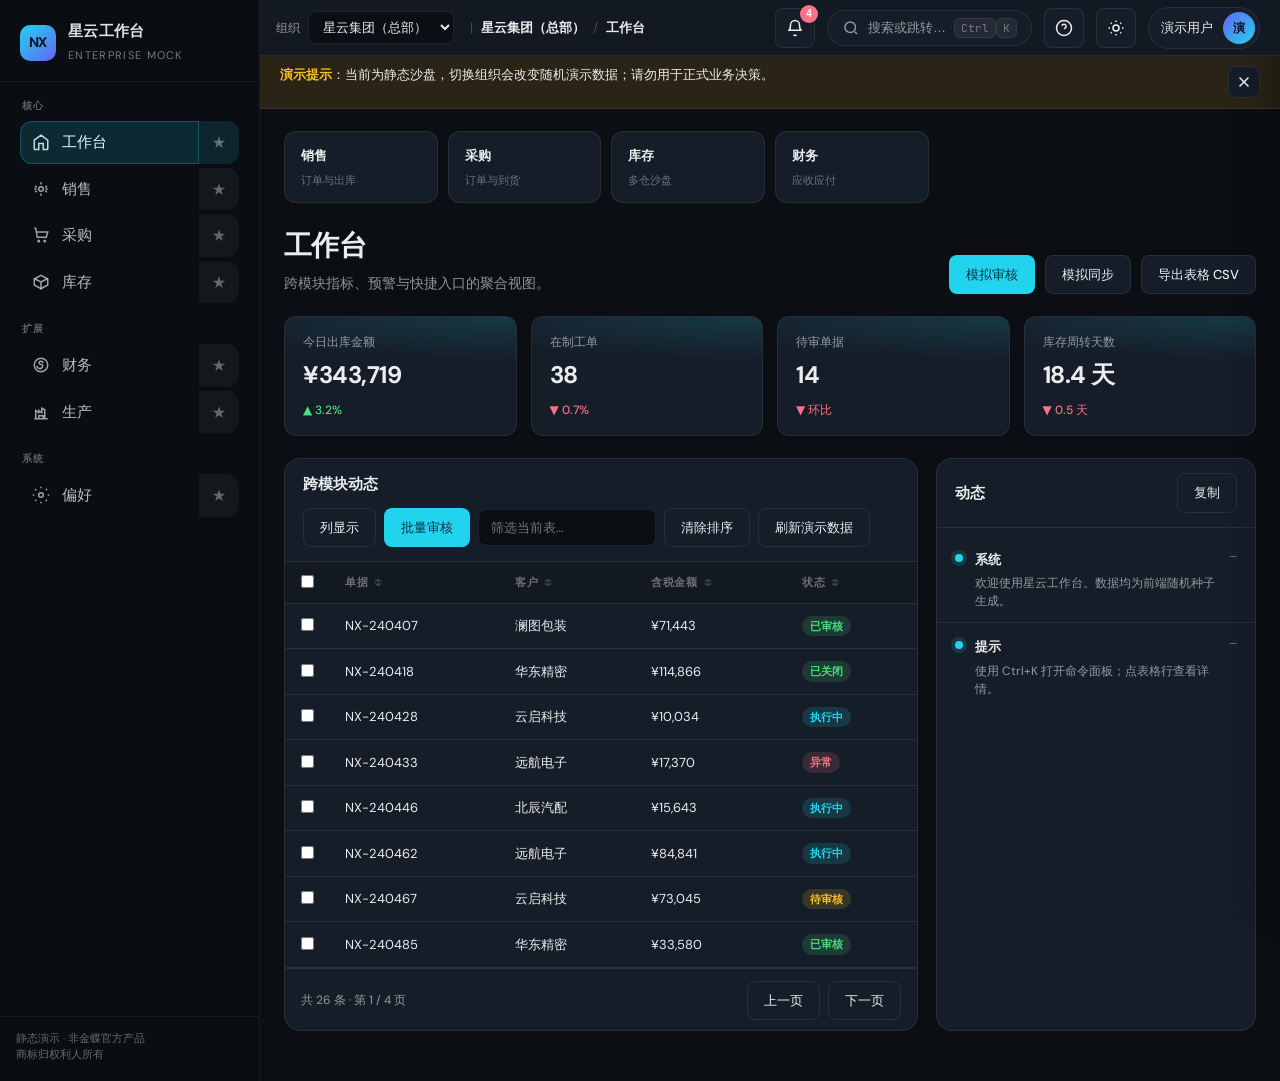
<file: index.html>
<!doctype html>
<html lang="zh-CN">
  <head>
    <meta charset="utf-8" />
    <meta
      name="viewport"
      content="width=device-width, initial-scale=1, viewport-fit=cover, interactive-widget=resizes-content"
    />
    <meta name="description" content="企业管理前端模拟工作台 — 纯静态演示，非官方产品" />
    <title>星云工作台 · 企业管理模拟</title>
    <link rel="preconnect" href="https://fonts.googleapis.com" />
    <link rel="preconnect" href="https://fonts.gstatic.com" crossorigin />
    <link
      href="https://fonts.googleapis.com/css2?family=DM+Sans:ital,opsz,wght@0,9..40,400;0,9..40,500;0,9..40,600;0,9..40,700;1,9..40,400&family=JetBrains+Mono:wght@400;500&display=swap"
      rel="stylesheet"
    />
    <link rel="stylesheet" href="./kingdee-mock.css" />
    <script src="./kingdee-mock.js" defer></script>
  </head>
  <body>
    <a class="skip-link" href="#view-root">跳到主内容</a>
    <div id="app" class="app"></div>
    <div id="overlay-host" class="overlay-host" aria-live="polite"></div>
    <div id="toast-host" class="toast-host" aria-live="polite" aria-relevant="additions"></div>
  </body>
</html>
</file>
<file: kingdee-mock.css>
:root {
  --font-sans: "DM Sans", "PingFang SC", "Microsoft YaHei", system-ui, sans-serif;
  --font-mono: "JetBrains Mono", ui-monospace, monospace;
  --radius-sm: 8px;
  --radius-md: 12px;
  --radius-lg: 16px;
  --shadow-sm: 0 1px 2px rgba(0, 0, 0, 0.35);
  --shadow-md: 0 8px 24px rgba(0, 0, 0, 0.45);
  --sidebar-w: 260px;
  --topbar-h: 56px;
  --ease: cubic-bezier(0.22, 1, 0.36, 1);
  --safe-top: env(safe-area-inset-top, 0px);
  --safe-right: env(safe-area-inset-right, 0px);
  --safe-bottom: env(safe-area-inset-bottom, 0px);
  --safe-left: env(safe-area-inset-left, 0px);
}

[data-theme="dark"] {
  --bg-deep: #0b0f14;
  --bg-elev: #121922;
  --bg-card: #151d28;
  --bg-hover: rgba(255, 255, 255, 0.06);
  --border: rgba(255, 255, 255, 0.08);
  --text: rgba(255, 255, 255, 0.92);
  --muted: rgba(255, 255, 255, 0.55);
  --muted2: rgba(255, 255, 255, 0.38);
  --accent: #22d3ee;
  --accent-dim: rgba(34, 211, 238, 0.15);
  --accent-text: #083344;
  --danger: #fb7185;
  --ok: #4ade80;
  --warn: #fbbf24;
  --sidebar-bg: #0a0e13;
  --sidebar-border: rgba(255, 255, 255, 0.06);
  --glow: 0 0 40px rgba(34, 211, 238, 0.12);
}

[data-theme="light"] {
  --bg-deep: #f1f5f9;
  --bg-elev: #ffffff;
  --bg-card: #ffffff;
  --bg-hover: rgba(15, 23, 42, 0.04);
  --border: rgba(15, 23, 42, 0.1);
  --text: #0f172a;
  --muted: rgba(15, 23, 42, 0.58);
  --muted2: rgba(15, 23, 42, 0.42);
  --accent: #0891b2;
  --accent-dim: rgba(8, 145, 178, 0.12);
  --accent-text: #ffffff;
  --danger: #e11d48;
  --ok: #16a34a;
  --warn: #d97706;
  --sidebar-bg: #0f172a;
  --sidebar-border: rgba(255, 255, 255, 0.08);
  --glow: none;
}

*,
*::before,
*::after {
  box-sizing: border-box;
}

html {
  font-size: 15px;
  -webkit-tap-highlight-color: transparent;
}

body {
  margin: 0;
  min-height: 100vh;
  min-height: 100svh;
  min-height: 100dvh;
  min-height: -webkit-fill-available;
  font-family: var(--font-sans);
  background: var(--bg-deep);
  color: var(--text);
  line-height: 1.5;
  overflow-x: clip;
}

.skip-link {
  position: absolute;
  left: -9999px;
  top: 8px;
  z-index: 10000;
  padding: 8px 14px;
  background: var(--accent);
  color: var(--accent-text);
  border-radius: var(--radius-sm);
  font-weight: 600;
}

.skip-link:focus {
  left: 8px;
}

.app {
  display: flex;
  min-height: 100vh;
  min-height: 100svh;
  min-height: 100dvh;
}

.sidebar {
  width: var(--sidebar-w);
  flex-shrink: 0;
  background: var(--sidebar-bg);
  border-right: 1px solid var(--sidebar-border);
  display: flex;
  flex-direction: column;
  color: rgba(255, 255, 255, 0.88);
  transition: transform 0.28s var(--ease), box-shadow 0.28s var(--ease);
  z-index: 40;
}

.sidebar-brand {
  padding: 20px 20px 16px;
  border-bottom: 1px solid var(--sidebar-border);
}

.sidebar-brand__mark {
  width: 36px;
  height: 36px;
  border-radius: 10px;
  background: linear-gradient(135deg, #22d3ee 0%, #6366f1 100%);
  display: grid;
  place-items: center;
  font-weight: 700;
  font-size: 14px;
  color: #0c1220;
  letter-spacing: -0.02em;
}

.sidebar-brand__row {
  display: flex;
  align-items: center;
  gap: 12px;
}

.sidebar-brand__text strong {
  display: block;
  font-size: 15px;
  letter-spacing: 0.02em;
}

.sidebar-brand__text span {
  font-size: 11px;
  color: rgba(255, 255, 255, 0.45);
  text-transform: uppercase;
  letter-spacing: 0.12em;
}

.sidebar-nav {
  flex: 1;
  overflow-y: auto;
  padding: 12px 10px 20px;
}

.nav-group {
  margin-top: 18px;
}

.nav-group:first-child {
  margin-top: 4px;
}

.nav-group__label {
  font-size: 10px;
  font-weight: 600;
  letter-spacing: 0.14em;
  text-transform: uppercase;
  color: rgba(255, 255, 255, 0.35);
  padding: 0 12px 8px;
}

.nav-item {
  display: flex;
  align-items: center;
  gap: 12px;
  width: 100%;
  border: none;
  background: transparent;
  color: inherit;
  font: inherit;
  text-align: left;
  padding: 10px 12px;
  border-radius: var(--radius-md);
  cursor: pointer;
  transition: background 0.15s ease, color 0.15s ease;
  color: rgba(255, 255, 255, 0.72);
}

.nav-item:hover {
  background: rgba(255, 255, 255, 0.06);
  color: #fff;
}

.nav-item[aria-current="page"] {
  background: rgba(34, 211, 238, 0.14);
  color: #e0fbff;
  box-shadow: inset 0 0 0 1px rgba(34, 211, 238, 0.25);
}

.nav-item svg {
  flex-shrink: 0;
  opacity: 0.85;
}

.nav-item span {
  flex: 1;
}

.nav-item kbd {
  font-family: var(--font-mono);
  font-size: 10px;
  opacity: 0.45;
}

.sidebar-foot {
  padding: 14px 16px 18px;
  border-top: 1px solid var(--sidebar-border);
  font-size: 11px;
  color: rgba(255, 255, 255, 0.38);
  line-height: 1.45;
}

.main {
  flex: 1;
  display: flex;
  flex-direction: column;
  min-width: 0;
  background: var(--bg-deep);
}

.topbar {
  height: var(--topbar-h);
  flex-shrink: 0;
  display: flex;
  align-items: center;
  gap: 12px;
  padding: 0 max(20px, var(--safe-right)) 0 max(16px, var(--safe-left));
  border-bottom: 1px solid var(--border);
  background: var(--bg-elev);
  position: sticky;
  top: 0;
  z-index: 30;
}

.menu-toggle {
  display: none;
  width: 40px;
  height: 40px;
  border-radius: var(--radius-sm);
  border: 1px solid var(--border);
  background: var(--bg-card);
  color: var(--text);
  cursor: pointer;
  align-items: center;
  justify-content: center;
}

.breadcrumb {
  display: flex;
  align-items: center;
  gap: 8px;
  font-size: 13px;
  color: var(--muted);
  min-width: 0;
}

.breadcrumb strong {
  color: var(--text);
  font-weight: 600;
  white-space: nowrap;
  overflow: hidden;
  text-overflow: ellipsis;
}

.sep {
  opacity: 0.4;
}

.topbar-spacer {
  flex: 1;
}

.search-chip {
  display: flex;
  align-items: center;
  gap: 8px;
  padding: 8px 14px;
  border-radius: 999px;
  border: 1px solid var(--border);
  background: var(--bg-card);
  color: var(--muted);
  font-size: 13px;
  cursor: pointer;
  max-width: 280px;
  transition: border-color 0.15s, box-shadow 0.15s;
}

.search-chip:hover {
  border-color: rgba(34, 211, 238, 0.35);
  box-shadow: var(--glow);
}

.search-chip kbd {
  font-family: var(--font-mono);
  font-size: 11px;
  padding: 2px 6px;
  border-radius: 6px;
  background: var(--bg-hover);
  border: 1px solid var(--border);
  color: var(--muted2);
}

.icon-btn {
  width: 40px;
  height: 40px;
  border-radius: var(--radius-sm);
  border: 1px solid var(--border);
  background: var(--bg-card);
  color: var(--text);
  cursor: pointer;
  display: grid;
  place-items: center;
  transition: background 0.15s, border-color 0.15s;
}

.icon-btn:hover {
  background: var(--bg-hover);
}

.user-pill {
  display: flex;
  align-items: center;
  gap: 10px;
  padding: 4px 4px 4px 12px;
  border-radius: 999px;
  border: 1px solid var(--border);
  background: var(--bg-card);
  font-size: 13px;
}

.user-pill__avatar {
  width: 32px;
  height: 32px;
  border-radius: 50%;
  background: linear-gradient(135deg, #6366f1, #22d3ee);
  display: grid;
  place-items: center;
  font-size: 12px;
  font-weight: 700;
  color: #0c1220;
}

.view {
  flex: 1;
  overflow: auto;
  padding: 22px max(24px, var(--safe-right)) max(32px, var(--safe-bottom)) max(24px, var(--safe-left));
}

.view-head {
  display: flex;
  flex-wrap: wrap;
  align-items: flex-end;
  justify-content: space-between;
  gap: 16px;
  margin-bottom: 22px;
}

.view-head h1 {
  margin: 0;
  font-size: clamp(22px, 3vw, 28px);
  font-weight: 700;
  letter-spacing: -0.02em;
}

.view-head p {
  margin: 6px 0 0;
  color: var(--muted);
  font-size: 14px;
  max-width: 52ch;
}

.view-actions {
  display: flex;
  flex-wrap: wrap;
  gap: 10px;
}

.btn {
  display: inline-flex;
  align-items: center;
  justify-content: center;
  gap: 8px;
  padding: 9px 16px;
  border-radius: var(--radius-sm);
  border: 1px solid var(--border);
  background: var(--bg-card);
  color: var(--text);
  font: inherit;
  font-weight: 500;
  font-size: 13px;
  cursor: pointer;
  transition: background 0.15s, border-color 0.15s, transform 0.1s;
}

.btn:active {
  transform: scale(0.98);
}

.btn--primary {
  background: var(--accent);
  border-color: transparent;
  color: var(--accent-text);
}

.btn--primary:hover {
  filter: brightness(1.06);
}

.btn--ghost {
  background: transparent;
}

.grid-kpi {
  display: grid;
  grid-template-columns: repeat(auto-fill, minmax(200px, 1fr));
  gap: 14px;
  margin-bottom: 22px;
}

.kpi {
  padding: 16px 18px;
  border-radius: var(--radius-md);
  background: var(--bg-card);
  border: 1px solid var(--border);
  box-shadow: var(--shadow-sm);
  position: relative;
  overflow: hidden;
}

.kpi::after {
  content: "";
  position: absolute;
  inset: 0;
  background: radial-gradient(600px 80px at 100% 0%, var(--accent-dim), transparent 55%);
  pointer-events: none;
}

.kpi__label {
  font-size: 12px;
  color: var(--muted);
  position: relative;
  z-index: 1;
}

.kpi__value {
  margin-top: 6px;
  font-size: 24px;
  font-weight: 700;
  font-variant-numeric: tabular-nums;
  letter-spacing: -0.02em;
  position: relative;
  z-index: 1;
}

.kpi__delta {
  margin-top: 8px;
  font-size: 12px;
  font-weight: 500;
  position: relative;
  z-index: 1;
}

.kpi__delta--up {
  color: var(--ok);
}

.kpi__delta--down {
  color: var(--danger);
}

.panel {
  border-radius: var(--radius-lg);
  background: var(--bg-card);
  border: 1px solid var(--border);
  margin-bottom: 18px;
  overflow: hidden;
}

.panel--popover {
  overflow: visible;
}

.panel__head {
  display: flex;
  flex-wrap: wrap;
  align-items: center;
  justify-content: space-between;
  gap: 12px;
  padding: 14px 18px;
  border-bottom: 1px solid var(--border);
}

.panel__head h2 {
  margin: 0;
  font-size: 15px;
  font-weight: 600;
}

.panel__tools {
  display: flex;
  flex-wrap: wrap;
  gap: 8px;
  align-items: center;
}

.input {
  padding: 8px 12px;
  border-radius: var(--radius-sm);
  border: 1px solid var(--border);
  background: var(--bg-deep);
  color: var(--text);
  font: inherit;
  font-size: 13px;
  min-width: 160px;
}

.input:focus-visible {
  outline: 2px solid var(--accent);
  outline-offset: 1px;
}

.input:focus:not(:focus-visible) {
  outline: none;
}

.menu-toggle:focus-visible,
.icon-btn:focus-visible:not(:disabled),
.btn:focus-visible:not(:disabled),
.search-chip:focus-visible,
.nav-item:focus-visible,
.nav-fav:focus-visible,
.col-vis-summary:focus-visible,
.th-sort-btn:focus-visible,
.notif-item:focus-visible,
.palette__item:focus-visible {
  outline: 2px solid var(--accent);
  outline-offset: 2px;
}

.menu-toggle:focus:not(:focus-visible),
.icon-btn:focus:not(:focus-visible),
.btn:focus:not(:focus-visible),
.search-chip:focus:not(:focus-visible),
.nav-item:focus:not(:focus-visible),
.nav-fav:focus:not(:focus-visible),
.col-vis-summary:focus:not(:focus-visible),
.th-sort-btn:focus:not(:focus-visible),
.notif-item:focus:not(:focus-visible),
.palette__item:focus:not(:focus-visible) {
  outline: none;
}

.table-wrap {
  overflow-x: auto;
  -webkit-overflow-scrolling: touch;
  overscroll-behavior-x: contain;
  touch-action: pan-x pan-y;
}

.table-wrap--scroll {
  max-height: min(52vh, 520px);
  overflow: auto;
  overscroll-behavior: contain;
  -webkit-overflow-scrolling: touch;
  touch-action: pan-x pan-y;
}

.table-wrap--scroll thead th {
  position: sticky;
  top: 0;
  z-index: 2;
  box-shadow: 0 1px 0 var(--border);
}

.table-wrap--scroll thead th.col-check {
  z-index: 3;
}

.col-vis {
  position: relative;
}

.col-vis-summary {
  list-style: none;
  cursor: pointer;
}

.col-vis-summary::-webkit-details-marker {
  display: none;
}

.col-vis[open] .col-vis-summary {
  background: var(--bg-hover);
}

.col-vis-pop {
  position: absolute;
  top: calc(100% + 6px);
  left: 0;
  z-index: 60;
  min-width: 200px;
  padding: 10px 12px;
  border-radius: var(--radius-md);
  border: 1px solid var(--border);
  background: var(--bg-card);
  box-shadow: var(--shadow-md);
}

.col-vis-label {
  display: flex;
  align-items: center;
  gap: 8px;
  padding: 6px 0;
  font-size: 13px;
  color: var(--text);
  cursor: pointer;
}

.col-vis-label input {
  cursor: pointer;
}

table.data {
  width: 100%;
  border-collapse: collapse;
  font-size: 13px;
}

table.data th,
table.data td {
  padding: 12px 16px;
  text-align: left;
  border-bottom: 1px solid var(--border);
}

[data-table-density="compact"] table.data th,
[data-table-density="compact"] table.data td {
  padding: 6px 10px;
  font-size: 12px;
}

[data-table-density="compact"] table.data th.col-check,
[data-table-density="compact"] table.data td.col-check {
  padding: 6px 8px;
}

.th-sort {
  padding: 0 !important;
  vertical-align: bottom;
}

.th-sort-btn {
  width: 100%;
  display: flex;
  align-items: center;
  justify-content: flex-start;
  gap: 6px;
  padding: 12px 16px;
  margin: 0;
  border: none;
  background: transparent;
  color: inherit;
  font: inherit;
  font-size: 11px;
  font-weight: 600;
  text-transform: uppercase;
  letter-spacing: 0.06em;
  cursor: pointer;
  text-align: left;
  transition: background 0.12s, color 0.12s;
}

.th-sort-btn:hover {
  background: var(--bg-hover);
  color: var(--text);
}

.th-sort-ico {
  font-size: 10px;
  opacity: 0.55;
  font-weight: 700;
}

.th-sort-btn[aria-sort="ascending"] .th-sort-ico,
.th-sort-btn[aria-sort="descending"] .th-sort-ico {
  opacity: 1;
  color: var(--accent);
}

[data-table-density="compact"] .th-sort-btn {
  padding: 6px 10px;
  font-size: 10px;
}

.palette__section {
  padding: 8px 14px 4px;
  font-size: 10px;
  font-weight: 600;
  letter-spacing: 0.12em;
  text-transform: uppercase;
  color: var(--muted2);
  pointer-events: none;
}

.density-btns {
  display: flex;
  gap: 8px;
  flex-wrap: wrap;
}

table.data th {
  font-size: 11px;
  font-weight: 600;
  text-transform: uppercase;
  letter-spacing: 0.06em;
  color: var(--muted2);
  background: var(--bg-elev);
}

table.data tr:hover td {
  background: var(--bg-hover);
}

.badge {
  display: inline-flex;
  align-items: center;
  padding: 2px 8px;
  border-radius: 999px;
  font-size: 11px;
  font-weight: 600;
  font-variant-numeric: tabular-nums;
}

.badge--ok {
  background: rgba(74, 222, 128, 0.15);
  color: var(--ok);
}

.badge--warn {
  background: rgba(251, 191, 36, 0.15);
  color: var(--warn);
}

.badge--danger {
  background: rgba(251, 113, 133, 0.15);
  color: var(--danger);
}

.badge--info {
  background: var(--accent-dim);
  color: var(--accent);
}

.split {
  display: grid;
  grid-template-columns: 1fr 320px;
  gap: 18px;
}

@media (max-width: 1100px) {
  .split {
    grid-template-columns: 1fr;
  }
}

@media (max-width: 640px) {
  .grid-kpi {
    grid-template-columns: 1fr;
  }

  .quick-grid {
    grid-template-columns: 1fr 1fr;
    gap: 8px;
  }
}

@media (max-width: 380px) {
  .quick-grid {
    grid-template-columns: 1fr;
  }
}

.timeline {
  padding: 8px 0 12px;
}

.tl-item {
  display: flex;
  gap: 12px;
  padding: 12px 18px;
  border-bottom: 1px solid var(--border);
}

.tl-item:last-child {
  border-bottom: none;
}

.tl-dot {
  width: 8px;
  height: 8px;
  border-radius: 50%;
  margin-top: 6px;
  flex-shrink: 0;
  background: var(--accent);
  box-shadow: 0 0 0 4px var(--accent-dim);
}

.tl-body {
  min-width: 0;
}

.tl-body strong {
  font-size: 13px;
}

.tl-body p {
  margin: 4px 0 0;
  font-size: 12px;
  color: var(--muted);
}

.tl-time {
  margin-left: auto;
  font-size: 11px;
  color: var(--muted2);
  font-family: var(--font-mono);
  white-space: nowrap;
}

.overlay {
  position: fixed;
  inset: 0;
  background: rgba(0, 0, 0, 0.55);
  backdrop-filter: blur(4px);
  z-index: 100;
  display: grid;
  place-items: start center;
  padding: 12vh 16px 24px;
  opacity: 0;
  pointer-events: none;
  transition: opacity 0.2s var(--ease);
}

.overlay.is-open {
  opacity: 1;
  pointer-events: auto;
}

.palette {
  width: min(520px, 100%);
  border-radius: var(--radius-lg);
  background: var(--bg-card);
  border: 1px solid var(--border);
  box-shadow: var(--shadow-md);
  overflow: hidden;
  transform: translateY(-8px) scale(0.98);
  transition: transform 0.22s var(--ease);
}

.overlay.is-open .palette {
  transform: translateY(0) scale(1);
}

.palette__bar {
  display: flex;
  align-items: center;
  gap: 10px;
  padding: 12px 14px;
  border-bottom: 1px solid var(--border);
}

.palette__bar input {
  flex: 1;
  border: none;
  background: transparent;
  color: var(--text);
  font: inherit;
  font-size: 15px;
  outline: none;
}

.palette__hint {
  font-size: 11px;
  color: var(--muted2);
  white-space: nowrap;
}

.palette__list {
  max-height: min(52vh, 360px);
  overflow-y: auto;
  padding: 6px;
}

.palette__item {
  width: 100%;
  display: flex;
  align-items: center;
  gap: 10px;
  padding: 10px 12px;
  border: none;
  border-radius: var(--radius-sm);
  background: transparent;
  color: var(--text);
  font: inherit;
  text-align: left;
  cursor: pointer;
}

.palette__item:hover,
.palette__item[aria-selected="true"] {
  background: var(--bg-hover);
}

.palette__item small {
  margin-left: auto;
  color: var(--muted2);
  font-family: var(--font-mono);
  font-size: 11px;
}

.drawer-backdrop {
  display: none;
  position: fixed;
  inset: 0;
  background: rgba(0, 0, 0, 0.4);
  z-index: 35;
}

.drawer-backdrop.is-open {
  display: block;
}

.toast-host {
  position: fixed;
  right: 20px;
  bottom: 20px;
  z-index: 200;
  display: flex;
  flex-direction: column;
  gap: 10px;
  pointer-events: none;
}

.toast {
  pointer-events: auto;
  min-width: 240px;
  max-width: 360px;
  padding: 12px 16px;
  border-radius: var(--radius-md);
  background: var(--bg-card);
  border: 1px solid var(--border);
  box-shadow: var(--shadow-md);
  font-size: 13px;
  animation: toast-in 0.35s var(--ease) both;
}

@keyframes toast-in {
  from {
    opacity: 0;
    transform: translateY(10px);
  }
  to {
    opacity: 1;
    transform: translateY(0);
  }
}

.toast strong {
  display: block;
  margin-bottom: 4px;
}

@media (max-width: 900px) {
  .menu-toggle {
    display: inline-flex;
    flex-shrink: 0;
    min-width: 44px;
    min-height: 44px;
  }

  .sidebar {
    position: fixed;
    left: 0;
    top: 0;
    bottom: 0;
    width: min(var(--sidebar-w), calc(100vw - 48px));
    max-width: 300px;
    padding-top: var(--safe-top);
    padding-bottom: var(--safe-bottom);
    transform: translateX(-102%);
    box-shadow: none;
  }

  .sidebar.is-open {
    transform: translateX(0);
    box-shadow: 16px 0 48px rgba(0, 0, 0, 0.5);
  }

  .sidebar-nav {
    padding-left: calc(6px + var(--safe-left));
    padding-right: 8px;
  }

  .sidebar-foot {
    padding-left: calc(16px + var(--safe-left));
    padding-right: 16px;
    padding-bottom: 16px;
  }

  .nav-item {
    min-height: 44px;
    padding-top: 12px;
    padding-bottom: 12px;
  }

  .nav-item-wrap .nav-fav {
    min-width: 48px;
    min-height: 44px;
  }

  .topbar {
    flex-wrap: wrap;
    height: auto;
    min-height: var(--topbar-h);
    align-items: center;
    row-gap: 6px;
    column-gap: 8px;
    padding: calc(8px + var(--safe-top)) calc(12px + var(--safe-right)) 10px calc(10px + var(--safe-left));
  }

  .topbar-spacer {
    display: none;
  }

  .org-select-wrap {
    flex: 1 1 0;
    min-width: 0;
    margin-right: 0;
    max-width: calc(100% - 52px);
  }

  .org-select-wrap label {
    display: none;
  }

  .org-select {
    max-width: none;
    width: 100%;
    min-height: 44px;
    font-size: 16px;
  }

  .breadcrumb {
    order: 100;
    flex: 1 1 100%;
    width: 100%;
    font-size: 12px;
    gap: 6px;
    border-top: 1px solid var(--border);
    padding-top: 8px;
    margin-top: 4px;
  }

  .notif-wrap {
    order: 20;
    flex-shrink: 0;
  }

  .search-chip {
    order: 21;
    flex-shrink: 0;
    max-width: none;
    padding: 10px;
    min-width: 44px;
    min-height: 44px;
    justify-content: center;
  }

  .search-chip span:not(.search-chip__kbd-wrap) {
    display: none;
  }

  .search-chip .search-chip__kbd-wrap {
    display: none;
  }

  #btn-help {
    order: 22;
  }

  .topbar .js-theme-toggle {
    order: 23;
  }

  .user-pill {
    order: 24;
    flex-shrink: 0;
    padding: 4px;
    min-height: 44px;
  }

  .user-pill span {
    display: none;
  }

  .icon-btn,
  .notif-btn {
    min-width: 44px;
    min-height: 44px;
  }

  .view {
    padding: 14px calc(14px + var(--safe-right)) calc(20px + var(--safe-bottom)) calc(14px + var(--safe-left));
  }

  .view-head {
    flex-direction: column;
    align-items: stretch;
  }

  .view-actions {
    width: 100%;
  }

  .view-actions .btn {
    flex: 1 1 auto;
    min-width: 0;
    min-height: 44px;
    justify-content: center;
  }

  .panel__head {
    flex-direction: column;
    align-items: stretch;
  }

  .panel__tools {
    width: 100%;
    flex-direction: column;
    align-items: stretch;
  }

  .panel__tools .input {
    width: 100%;
    max-width: none;
    min-width: 0;
    min-height: 44px;
    font-size: 16px;
  }

  .panel__tools .btn {
    min-height: 44px;
    justify-content: center;
  }

  .panel__tools details.col-vis {
    width: 100%;
  }

  .panel__tools .col-vis-summary {
    width: 100%;
    min-height: 44px;
    display: flex;
    align-items: center;
    justify-content: center;
  }

  .col-vis-pop {
    left: 0;
    right: 0;
    max-width: none;
    width: auto;
  }

  .table-wrap--scroll {
    max-height: min(45vh, 360px);
    -webkit-overflow-scrolling: touch;
  }

  .table-pager {
    flex-direction: column;
    align-items: stretch;
    text-align: center;
  }

  .table-pager__btns {
    justify-content: center;
    flex-wrap: wrap;
  }

  .table-pager__btns .btn {
    min-height: 44px;
    flex: 1 1 auto;
    min-width: 120px;
  }

  .overlay {
    align-items: flex-end;
    justify-content: stretch;
    padding: 0;
    padding-bottom: var(--safe-bottom);
  }

  .palette {
    width: 100%;
    max-width: none;
    border-radius: var(--radius-lg) var(--radius-lg) 0 0;
    max-height: min(78dvh, 560px);
  }

  .palette__list {
    max-height: min(52dvh, 420px);
  }

  .palette__item {
    min-height: 48px;
    padding: 12px 14px;
  }

  .toast-host {
    right: max(12px, var(--safe-right));
    left: max(12px, var(--safe-left));
    bottom: max(12px, var(--safe-bottom));
    align-items: stretch;
  }

  .toast {
    max-width: none;
    min-width: 0;
    width: 100%;
  }

  .detail-sheet {
    width: 100%;
    max-width: 100%;
    padding-bottom: var(--safe-bottom);
  }

  .detail-sheet__head {
    padding-top: calc(12px + var(--safe-top));
    padding-left: calc(16px + var(--safe-left));
    padding-right: calc(12px + var(--safe-right));
  }

  .detail-sheet__body {
    padding-left: calc(16px + var(--safe-left));
    padding-right: calc(16px + var(--safe-right));
    padding-bottom: calc(18px + var(--safe-bottom));
  }

  .help-modal {
    width: calc(100vw - max(12px, var(--safe-left)) - max(12px, var(--safe-right)));
    max-width: 100%;
    max-height: min(85dvh, 640px);
    margin: 0;
  }

  .help-modal__body {
    max-height: min(60dvh, 480px);
  }

  .alert-banner {
    padding: 10px calc(14px + var(--safe-right)) 10px calc(14px + var(--safe-left));
    align-items: center;
  }

  .tl-item {
    padding-left: calc(14px + var(--safe-left));
    padding-right: calc(14px + var(--safe-right));
  }

  .drawer-backdrop {
    padding-left: var(--safe-left);
  }
}

@media (max-width: 900px) and (orientation: landscape) and (max-height: 520px) {
  .topbar {
    row-gap: 2px;
    padding-top: calc(4px + var(--safe-top));
    padding-bottom: 4px;
  }

  .breadcrumb {
    margin-top: 2px;
    padding-top: 4px;
    font-size: 11px;
  }

  .view {
    padding-top: 8px;
    padding-bottom: calc(12px + var(--safe-bottom));
  }

  .view-head h1 {
    font-size: clamp(17px, 4.2vw, 20px);
  }

  .table-wrap--scroll {
    max-height: min(32vh, 220px);
  }

  .palette {
    max-height: min(72dvh, 100%);
  }

  .palette__list {
    max-height: min(40dvh, 260px);
  }

  .help-modal {
    max-height: min(78dvh, 100%);
  }

  .help-modal__body {
    max-height: min(52dvh, 360px);
  }

  .detail-sheet__head {
    padding-top: calc(8px + var(--safe-top));
  }

  .alert-banner {
    padding-top: 6px;
    padding-bottom: 6px;
  }
}

@media (max-width: 900px) and (hover: none) and (pointer: coarse) {
  .btn {
    min-height: 44px;
  }

  .th-sort-btn {
    min-height: 44px;
  }

  .quick-card {
    min-height: 48px;
    padding: 14px 16px;
  }
}

@media (min-width: 641px) and (max-width: 900px) {
  .view-actions .btn {
    flex: 0 1 auto;
  }

  .panel__tools {
    flex-direction: row;
    flex-wrap: wrap;
  }

  .panel__tools .input {
    flex: 1 1 200px;
    max-width: 280px;
  }
}

@media (min-width: 901px) and (max-width: 1180px) {
  .sidebar {
    width: 232px;
  }
}

@media (prefers-reduced-motion: reduce) {
  *,
  *::before,
  *::after {
    animation-duration: 0.01ms !important;
    animation-iteration-count: 1 !important;
    transition-duration: 0.01ms !important;
  }
}

.overlay-host {
  position: relative;
  z-index: 0;
}

.detail-backdrop {
  position: fixed;
  inset: 0;
  background: rgba(0, 0, 0, 0.45);
  backdrop-filter: blur(3px);
  z-index: 130;
  opacity: 0;
  pointer-events: none;
  transition: opacity 0.2s var(--ease);
}

.detail-backdrop.is-open {
  opacity: 1;
  pointer-events: auto;
}

.detail-sheet {
  position: fixed;
  top: 0;
  right: 0;
  bottom: 0;
  width: min(440px, 100%);
  z-index: 131;
  background: var(--bg-card);
  border-left: 1px solid var(--border);
  box-shadow: -12px 0 40px rgba(0, 0, 0, 0.35);
  transform: translateX(102%);
  transition: transform 0.28s var(--ease);
  display: flex;
  flex-direction: column;
}

.detail-sheet.is-open {
  transform: translateX(0);
}

.detail-sheet__head {
  display: flex;
  align-items: center;
  justify-content: space-between;
  gap: 12px;
  padding: 16px 18px;
  border-bottom: 1px solid var(--border);
}

.detail-sheet__head h3 {
  margin: 0;
  font-size: 16px;
  font-weight: 600;
}

.detail-sheet__body {
  padding: 18px;
  overflow-y: auto;
  font-size: 13px;
  color: var(--muted);
}

.detail-sheet__body dl {
  margin: 0;
  display: grid;
  gap: 12px;
}

.detail-sheet__body dt {
  font-size: 11px;
  font-weight: 600;
  text-transform: uppercase;
  letter-spacing: 0.06em;
  color: var(--muted2);
}

.detail-sheet__body dd {
  margin: 4px 0 0;
  color: var(--text);
}

.help-backdrop {
  z-index: 135;
}

.help-modal {
  position: fixed;
  left: 50%;
  top: 50%;
  transform: translate(-50%, -48%) scale(0.96);
  width: min(480px, calc(100% - 32px));
  max-height: min(72vh, 520px);
  z-index: 136;
  background: var(--bg-card);
  border: 1px solid var(--border);
  border-radius: var(--radius-lg);
  box-shadow: var(--shadow-md);
  opacity: 0;
  pointer-events: none;
  transition: opacity 0.2s var(--ease), transform 0.22s var(--ease);
  display: flex;
  flex-direction: column;
  overflow: hidden;
}

.help-modal.is-open {
  opacity: 1;
  pointer-events: auto;
  transform: translate(-50%, -50%) scale(1);
}

.help-modal__head {
  display: flex;
  align-items: center;
  justify-content: space-between;
  padding: 14px 18px;
  border-bottom: 1px solid var(--border);
}

.help-modal__head h3 {
  margin: 0;
  font-size: 15px;
}

.help-modal__body {
  padding: 16px 18px 20px;
  overflow-y: auto;
  font-size: 13px;
  color: var(--muted);
}

.help-shortcut {
  display: flex;
  align-items: center;
  justify-content: space-between;
  gap: 12px;
  padding: 8px 0;
  border-bottom: 1px solid var(--border);
}

.help-shortcut:last-child {
  border-bottom: none;
}

.help-shortcut kbd {
  font-family: var(--font-mono);
  font-size: 11px;
  padding: 3px 8px;
  border-radius: 6px;
  background: var(--bg-deep);
  border: 1px solid var(--border);
  color: var(--text);
}

.notif-wrap {
  position: relative;
}

.notif-btn {
  position: relative;
}

.notif-badge {
  position: absolute;
  top: -4px;
  right: -4px;
  min-width: 18px;
  height: 18px;
  padding: 0 5px;
  border-radius: 999px;
  background: var(--danger);
  color: #fff;
  font-size: 10px;
  font-weight: 700;
  display: none;
  align-items: center;
  justify-content: center;
  font-variant-numeric: tabular-nums;
}

.notif-badge.is-on {
  display: flex;
}

.notif-pop {
  position: absolute;
  top: calc(100% + 8px);
  right: 0;
  width: min(340px, calc(100vw - 24px));
  background: var(--bg-card);
  border: 1px solid var(--border);
  border-radius: var(--radius-md);
  box-shadow: var(--shadow-md);
  z-index: 50;
  opacity: 0;
  pointer-events: none;
  transform: translateY(-6px);
  transition: opacity 0.18s ease, transform 0.18s var(--ease);
}

.notif-pop.is-open {
  opacity: 1;
  pointer-events: auto;
  transform: translateY(0);
}

.notif-pop__head {
  padding: 12px 14px;
  font-size: 12px;
  font-weight: 600;
  border-bottom: 1px solid var(--border);
  color: var(--muted);
}

.notif-item {
  width: 100%;
  display: block;
  text-align: left;
  padding: 12px 14px;
  border: none;
  border-bottom: 1px solid var(--border);
  background: transparent;
  color: inherit;
  font: inherit;
  cursor: pointer;
  transition: background 0.12s;
}

.notif-item:hover {
  background: var(--bg-hover);
}

.notif-item.is-read {
  opacity: 0.55;
}

.notif-item strong {
  display: block;
  font-size: 13px;
  color: var(--text);
  margin-bottom: 4px;
}

.notif-item span {
  font-size: 12px;
  color: var(--muted);
}

.notif-item time {
  display: block;
  margin-top: 6px;
  font-size: 11px;
  color: var(--muted2);
  font-family: var(--font-mono);
}

.nav-item-wrap {
  display: flex;
  align-items: stretch;
  padding: 0 10px;
  margin-bottom: 4px;
}

.nav-item-wrap .nav-item {
  flex: 1;
  min-width: 0;
  border-radius: var(--radius-md) 0 0 var(--radius-md);
}

.nav-item-wrap .nav-fav {
  flex-shrink: 0;
  width: 40px;
  display: flex;
  align-items: center;
  justify-content: center;
  padding: 0;
  border: none;
  background: rgba(255, 255, 255, 0.04);
  color: rgba(255, 255, 255, 0.35);
  cursor: pointer;
  border-radius: 0 var(--radius-md) var(--radius-md) 0;
  font-size: 14px;
  line-height: 1;
  transition: color 0.15s, background 0.15s;
}

.nav-item-wrap .nav-fav:hover {
  color: rgba(255, 255, 255, 0.9);
  background: rgba(255, 255, 255, 0.1);
}

.nav-item-wrap .nav-fav.is-on {
  color: #fde047;
}

.nav-item-wrap:has(.nav-item[aria-current="page"]) .nav-fav {
  background: rgba(34, 211, 238, 0.12);
}

.table-pager {
  display: flex;
  flex-wrap: wrap;
  align-items: center;
  justify-content: space-between;
  gap: 10px;
  padding: 12px 16px;
  border-top: 1px solid var(--border);
  font-size: 12px;
  color: var(--muted);
}

.table-pager__btns {
  display: flex;
  gap: 8px;
}

tr.data-row {
  cursor: pointer;
}

tr.data-row:focus-visible {
  outline: 2px solid var(--accent);
  outline-offset: -2px;
}

.quick-grid {
  display: grid;
  grid-template-columns: repeat(auto-fill, minmax(140px, 1fr));
  gap: 10px;
  margin-bottom: 22px;
}

.quick-card {
  display: flex;
  flex-direction: column;
  align-items: flex-start;
  gap: 6px;
  padding: 14px 16px;
  border-radius: var(--radius-md);
  border: 1px solid var(--border);
  background: var(--bg-card);
  cursor: pointer;
  font: inherit;
  text-align: left;
  color: inherit;
  transition: border-color 0.15s, box-shadow 0.15s;
}

.quick-card:hover {
  border-color: rgba(34, 211, 238, 0.35);
  box-shadow: var(--glow);
}

.quick-card__label {
  font-size: 13px;
  font-weight: 600;
}

.quick-card__sub {
  font-size: 11px;
  color: var(--muted2);
}

.org-select-wrap {
  display: flex;
  align-items: center;
  gap: 8px;
  margin-right: 4px;
}

.org-select-wrap label {
  font-size: 12px;
  color: var(--muted);
  white-space: nowrap;
}

.org-select {
  min-width: 0;
  max-width: 200px;
  padding: 6px 10px;
  font-size: 13px;
}

.alert-banner {
  display: flex;
  align-items: flex-start;
  gap: 12px;
  padding: 10px 20px;
  margin: 0;
  border-bottom: 1px solid var(--border);
  background: rgba(251, 191, 36, 0.12);
  color: var(--text);
  font-size: 13px;
}

[data-theme="light"] .alert-banner {
  background: rgba(217, 119, 6, 0.12);
}

.alert-banner__text {
  flex: 1;
  min-width: 0;
  line-height: 1.45;
}

.alert-banner__text strong {
  color: var(--warn);
}

.alert-banner .icon-btn {
  flex-shrink: 0;
  width: 32px;
  height: 32px;
}

table.data th.col-check,
table.data td.col-check {
  width: 40px;
  padding: 10px 12px;
  text-align: center;
  vertical-align: middle;
}

table.data td.col-check input {
  cursor: pointer;
}

tr.data-row.is-selected td {
  background: var(--accent-dim);
}

.detail-approval {
  margin-top: 20px;
  padding-top: 18px;
  border-top: 1px solid var(--border);
}

.detail-approval h4 {
  margin: 0 0 12px;
  font-size: 12px;
  font-weight: 600;
  text-transform: uppercase;
  letter-spacing: 0.08em;
  color: var(--muted2);
}

.approval-steps {
  list-style: none;
  margin: 0 0 14px;
  padding: 0;
  display: flex;
  flex-wrap: wrap;
  gap: 8px;
}

.approval-steps li {
  padding: 6px 12px;
  border-radius: 999px;
  font-size: 12px;
  border: 1px solid var(--border);
  background: var(--bg-deep);
  color: var(--muted2);
}

.approval-steps li.is-done {
  border-color: rgba(74, 222, 128, 0.4);
  color: var(--ok);
  background: rgba(74, 222, 128, 0.08);
}

.approval-steps li.is-current {
  border-color: var(--accent);
  color: var(--accent);
  box-shadow: 0 0 0 1px var(--accent-dim);
}

@media print {
  @page {
    margin: 12mm;
  }

  html {
    font-size: 11pt;
  }

  body {
    background: #fff !important;
    color: #111 !important;
    min-height: auto !important;
  }

  #toast-host,
  #overlay-host,
  .skip-link,
  .sidebar,
  .drawer-backdrop,
  .menu-toggle,
  .org-select-wrap,
  .topbar-spacer,
  .notif-wrap,
  .search-chip,
  #btn-help,
  .js-theme-toggle,
  .user-pill,
  .alert-banner,
  .view-actions,
  .panel__tools,
  .table-pager,
  .overlay {
    display: none !important;
  }

  .app {
    display: block;
    min-height: auto !important;
  }

  .main {
    background: #fff !important;
  }

  .topbar {
    position: static !important;
    height: auto !important;
    min-height: 0 !important;
    flex-wrap: wrap;
    padding: 0 0 6px !important;
    border-bottom: 1px solid #999;
    box-shadow: none !important;
    page-break-after: avoid;
  }

  .breadcrumb {
    color: #222 !important;
    font-size: 10pt;
    border: none !important;
    margin: 0 !important;
    padding: 0 !important;
  }

  .breadcrumb strong {
    color: #000 !important;
  }

  .view {
    padding: 10px 0 0 !important;
    overflow: visible !important;
  }

  .view-head {
    page-break-after: avoid;
  }

  .view-head h1 {
    font-size: 16pt;
    color: #000 !important;
  }

  .view-head p {
    color: #333 !important;
  }

  .panel,
  .grid-kpi .kpi,
  .quick-card,
  .timeline,
  .split > * {
    box-shadow: none !important;
    border-color: #bbb !important;
  }

  .panel {
    break-inside: avoid;
  }

  .table-wrap,
  .table-wrap--scroll {
    max-height: none !important;
    overflow: visible !important;
  }

  .table-wrap--scroll thead th {
    position: static !important;
    box-shadow: none !important;
    background: #f0f0f0 !important;
    color: #000 !important;
  }

  table {
    width: 100% !important;
    border-collapse: collapse;
  }

  th,
  td {
    border: 1px solid #ccc !important;
    color: #111 !important;
    background: #fff !important;
  }

  tr.data-row.is-selected td {
    background: #e8f4fc !important;
  }

  tr.data-row:focus-visible {
    outline: none !important;
  }

  .badge,
  .approval-steps li {
    -webkit-print-color-adjust: exact;
    print-color-adjust: exact;
  }

  a {
    text-decoration: none;
    color: inherit;
  }

  .tl-time {
    color: #444 !important;
  }
}
</file>
